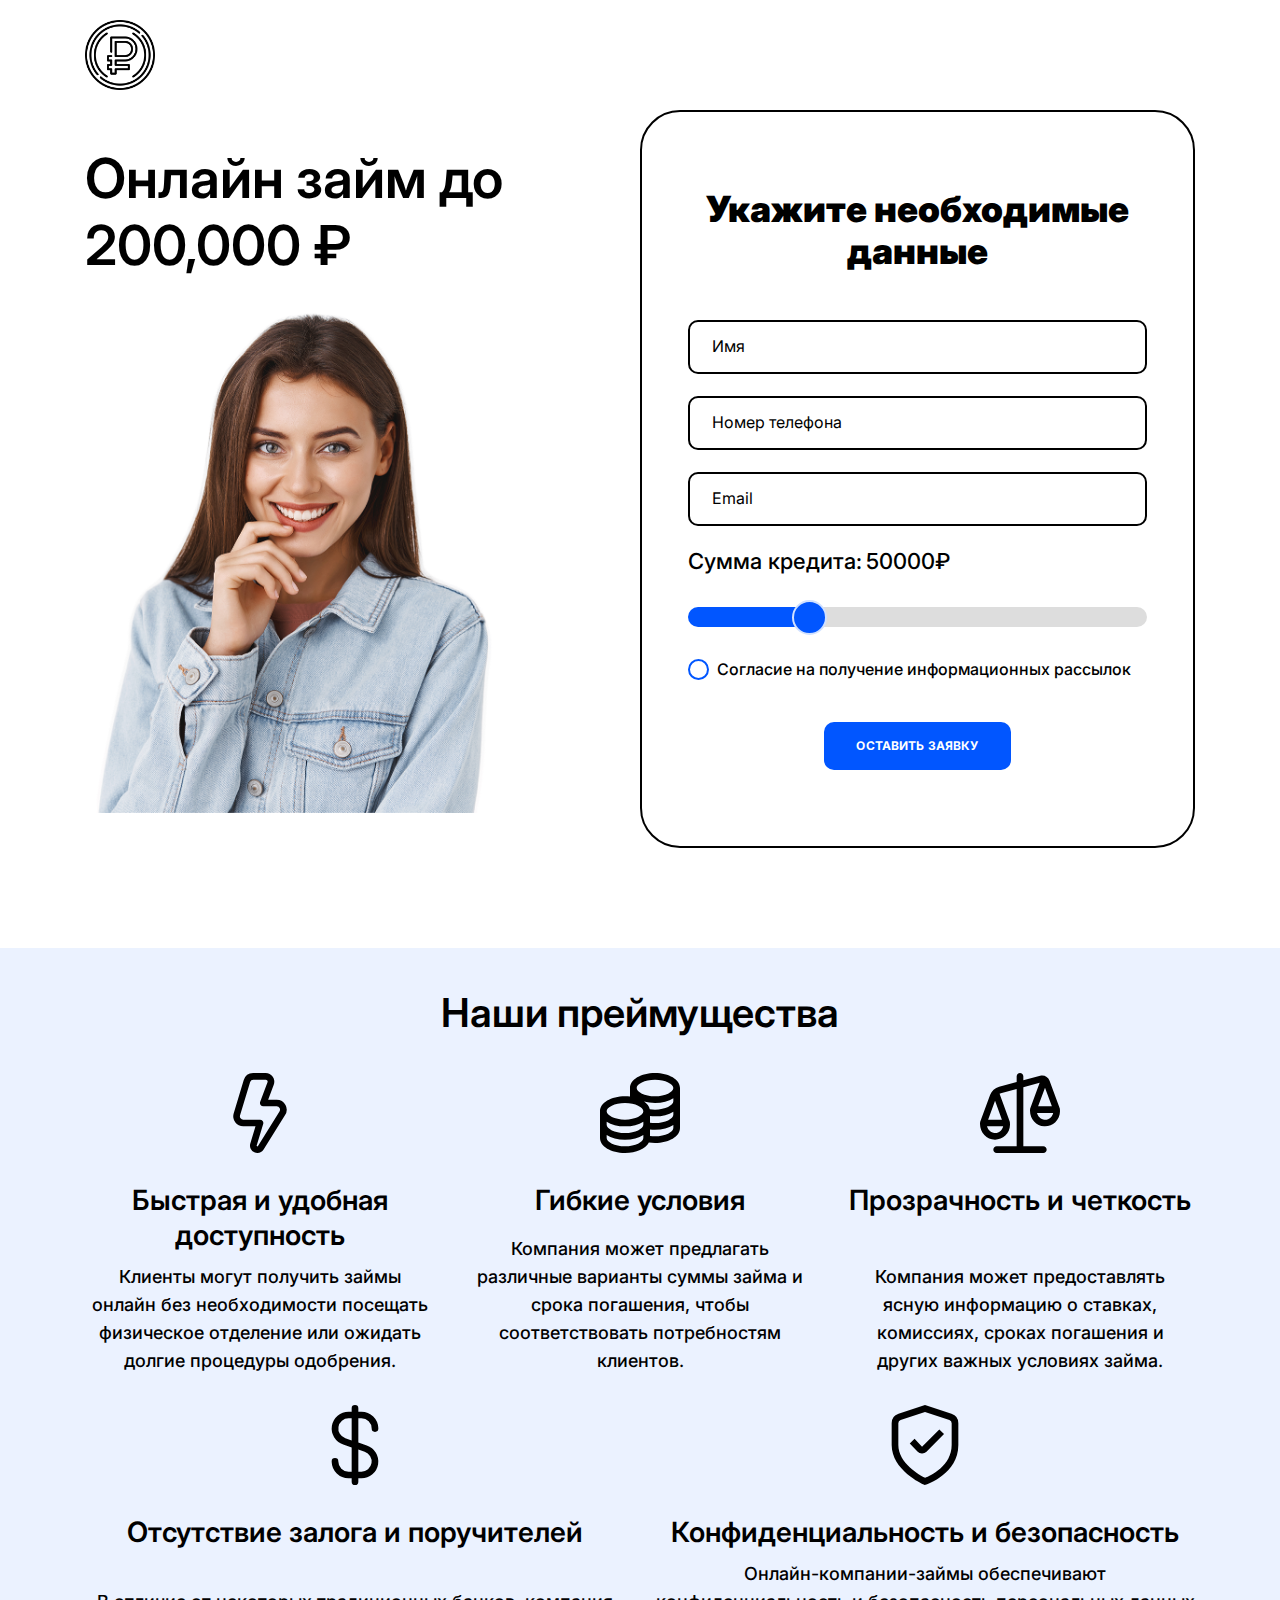
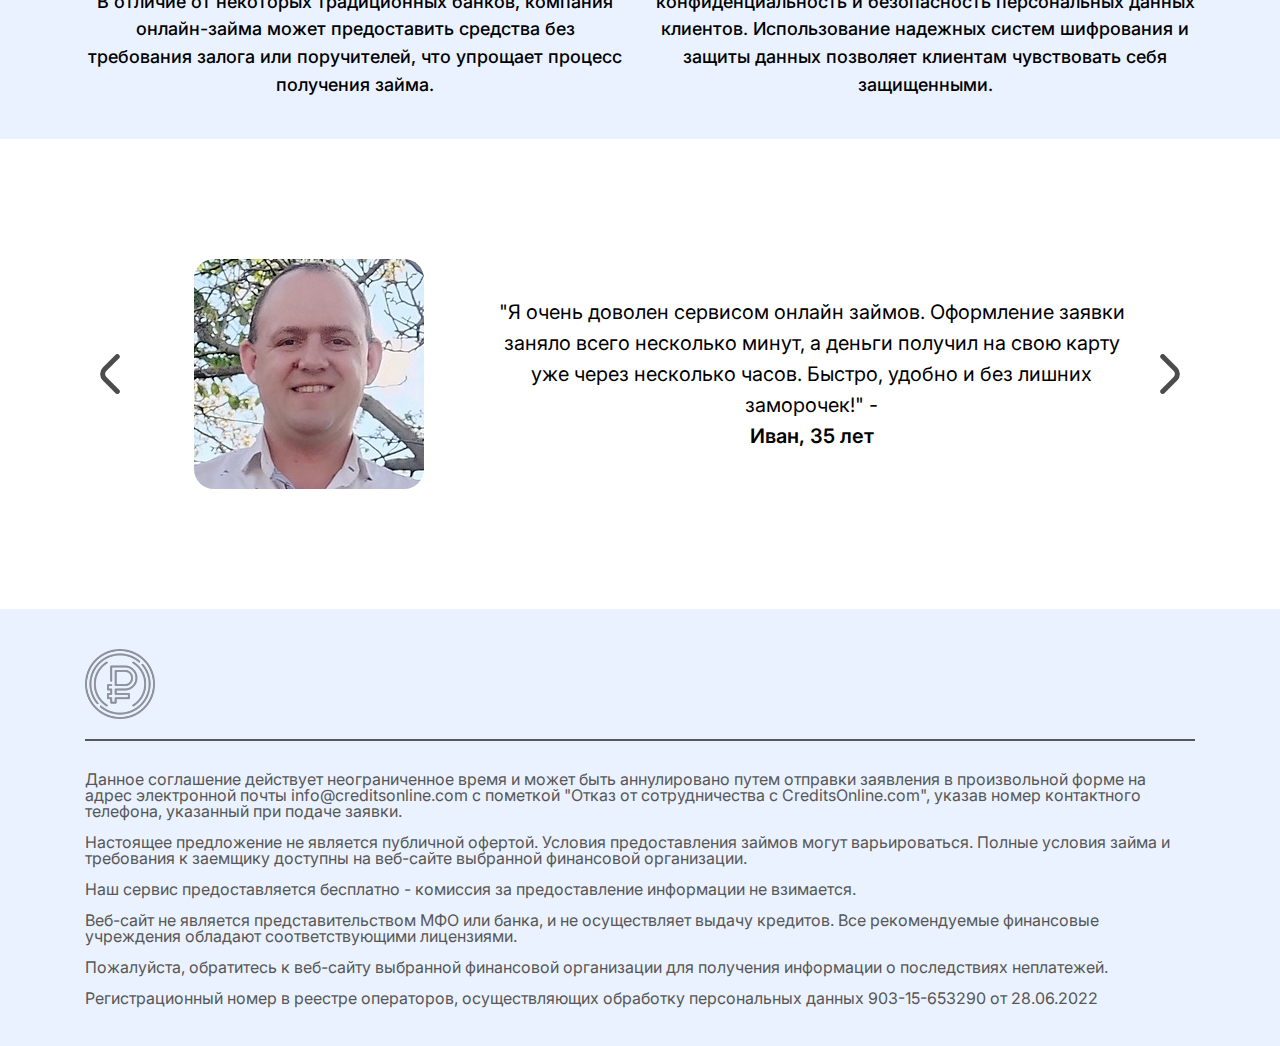
<file: index.html>
<!DOCTYPE html>
<html lang="ru">

<head>
	<meta charset="UTF-8">
	<meta http-equiv="X-UA-Compatible" content="IE=edge">
	<link rel="stylesheet" href="css/style.css">
	<meta name="viewport" content="width=device-width, initial-scale=1.0">
	<title>Займ-онлайн</title>
	
</head>

<body>
	<div class="wrapper">
		<main class="main">
			<div class="logo">
				<div class="logo__container">
					<div class="logo__title">
						займ онлайн
					</div>
					<div class="logo__shell">
						<img src="img/free-icon-ruble-1846191.png" alt="" class="logo__img">
					</div>
				</div>
			</div>
			<div class="will-take">
				<div class="will-take__container">
					<div class="will-take__body">
						<h1 class="will-take__title">Онлайн займ до 200,000 ₽</h1>
						<div class="will-take__logo">
							<img src="img/woman.png" alt="" class="will-take__img">
						</div>
					</div>
					<div class="will-take__form">
						<form id="myForm" action="thankyou.html">				  
							<div class="main__registration">
								<div class="main__appointment registration">
									<h3 class="registration__title">Укажите необходимые данные</h3>
									<form class="registration__form form" action="#">
										<div class="form__tems">
											<div class="form__line">
												<input placeholder="Имя" required autocomplete="off" type="text" name="name" data-error="Ошибка"
													value="" class="form__input">
											</div>
											<div class="form__line">
												<input placeholder="Номер телефона" required autocomplete="off" type="number" name="number"
													data-error="Ошибка" value="" class="form__input">
											</div>
											<div class="form__line">
												<input placeholder="Email" required autocomplete="off" type="email" name="name" data-error="Ошибка"
													value="" class="form__input">
											</div>
											<!-- <div class="form__line">
												<input placeholder="Phone Number" required autocomplete="off" type="number" name="number"
													data-error="Ошибка" value="" class="form__input">
											</div> -->
											<div class="form__sum-2">
												<label class="form__sum-label" for="amount">Сумма кредита:</label>
												<output class="form__sum-output" id="amountValue">50000</output>
												<!-- <div class="form__rub"></div> -->
											</div>
											<div class="form__sum">
												<!-- <label class="form__sum-label" for="amount">Сумма кредита:</label> -->
												<input class="form__sum-input" type="range" id="amount" name="amount" min="1000" max="200000" step="100" value="50000">
												<!-- <output class="form__sum-output" id="amountValue">5000</output> -->
											</div>
											<div class="agreement">
												<input id="rate1" autocomplete="off" type="checkbox" name="rate" data-error="Ошибка"
													data-value="" class="agreement__input">
												<label class="agreement__label" for="rate1">Cогласие на получение информационных рассылок</label>
											</div>
											<!-- <div class="form__term">
												<label for="term">Срок кредита (в днях):</label>
												<input type="number" id="term" name="term" min="1" max="30" required>
											</div> -->
										</div>
										<div class="form__block">
											<button type="submit" class="form__button">Оставить заявку</button>
										</div>
									</form>
									<div>
									</div>
								</div>
							</div>
						</form>
					</div>
				</div>

			</div>
			<div class="advantages">
				<div class="advantages__container">
					<div class="advantages__h">
						Наши преймущества
					</div>
					<div class="advantages__items">
						<div class="advantages__item">
							<div class="advantages__logo">
								<img src="img/free-icon-font-bolt-6853834.svg" alt="" class="advantages__img">
							</div>
							<div class="advantages__title">
								Быстрая и удобная доступность
							</div>
							<div class="advantages__text">
								Клиенты могут получить займы онлайн без необходимости посещать физическое отделение или ожидать долгие процедуры одобрения.
							</div>
						</div>
						<div class="advantages__item">
							<div class="advantages__logo">
								<img src="img/free-icon-font-coins-7928197.svg" alt="" class="advantages__img">
							</div>
							<div class="advantages__title">
								Гибкие условия
							</div>
							<div class="advantages__text">
								Компания может предлагать различные варианты суммы займа и срока погашения, чтобы соответствовать потребностям клиентов.
							</div>
						</div>
						<div class="advantages__item">
							<div class="advantages__logo">
								<img src="img/free-icon-font-balance-scale-left-7653148.svg" alt="" class="advantages__img">
							</div>
							<div class="advantages__title">
								Прозрачность и четкость
							</div>
							<div class="advantages__text">
								Компания может предоставлять ясную информацию о ставках, комиссиях, сроках погашения и других важных условиях займа.
							</div>
						</div>
						<div class="advantages__item">
							<div class="advantages__logo">
								<img src="img/free-icon-font-dollar-3916696.svg" alt="" class="advantages__img">
							</div>
							<div class="advantages__title">
								Отсутствие залога и поручителей
							</div>
							<div class="advantages__text">
								В отличие от некоторых традиционных банков, компания онлайн-займа может предоставить средства без требования залога или поручителей, что упрощает процесс получения займа.
							</div>
						</div>
						<div class="advantages__item">
							<div class="advantages__logo">
								<img src="img/free-icon-font-shield-check-3917625.svg" alt="" class="advantages__img">
							</div>
							<div class="advantages__title">
								Конфиденциальность и безопасность
							</div>
							<div class="advantages__text">
								Онлайн-компании-займы обеспечивают конфиденциальность и безопасность персональных данных клиентов. Использование надежных систем шифрования и защиты данных позволяет клиентам чувствовать себя защищенными.
							</div>
						</div>
					</div>
				</div>
			</div>
			
			




			
			<div class="carousel__container">
				<div class="carousel">
					<div class="carousel-container">
					  <div class="carousel-item">
						<div class="carousel-item__shell">
							<img src="img/ivan.jpg" alt="" class="carousel-item__img">
						</div>
						<div class="carousel-item__text">
							"Я очень доволен сервисом онлайн займов. Оформление заявки заняло всего несколько минут, а деньги получил на свою карту уже через несколько часов. Быстро, удобно и без лишних заморочек!" - <br><span class="carousel-item__span">Иван, 35 лет</span>
						</div>
					  </div>
					  <div class="carousel-item">
						<div class="carousel-item__shell">
							<img src="img/anna.jpg" alt="" class="carousel-item__img">
						</div>
						<div class="carousel-item__text">
							"Этот сервис стал для меня настоящим спасением в экстренной ситуации. Быстрое одобрение заявки и оперативная выдача средств помогли мне решить финансовые проблемы быстро и без лишнего стресса." - <br><span class="carousel-item__span">Анна, 39 лет</span>
						</div>
					  </div>
					  <div class="carousel-item">
						<div class="carousel-item__shell">
							<img src="img/dmitry.jpg" alt="" class="carousel-item__img">
						</div>
						<div class="carousel-item__text">
							"Я уже несколько раз пользовался услугами онлайн займов и всегда оставался доволен. Прозрачные условия, честные процентные ставки и возможность получить деньги в любое удобное время делают эту компанию лучшим выбором для краткосрочного финансирования." - <br><span class="carousel-item__span">Дмитрий, 42 года</span>
						</div>
					  </div>
					  <div class="carousel-item">
						<div class="carousel-item__shell">
							<img src="img/ekaterina.jpg" alt="" class="carousel-item__img">
						</div>
						<div class="carousel-item__text">
							"Приятно удивлена скоростью и простотой оформления займа. Никаких бумажных документов и очередей. Все можно сделать онлайн, даже не выходя из дома. Рекомендую!" - <br><span class="carousel-item__span">Екатерина, 31 год</span>
						</div>
					  </div>
					  <div class="carousel-item">
						<div class="carousel-item__shell">
							<img src="img/mihail.jpg" alt="" class="carousel-item__img">
						</div>
						<div class="carousel-item__text">
							"Сервис онлайн займов - настоящий выход в сложной финансовой ситуации. Я получил нужную сумму быстро и без лишних вопросов. Команда поддержки также оказалась очень отзывчивой и готовой помочь в любое время." - <br><span class="carousel-item__span">Михаил, 37 лет</span>
						</div>
					  </div>
					  <div class="carousel-item">
						<div class="carousel-item__shell">
							<img src="img/natalya.jpg" alt="" class="carousel-item__img">
						</div>
						<div class="carousel-item__text">"Я часто пользуюсь услугами онлайн займов и могу сказать, что данная компания - одна из лучших на рынке. Простая процедура оформления, доступные процентные ставки и гибкие условия погашения делают их услуги идеальными для тех, кто ищет надежный и удобный способ получить деньги." - <br><span class="carousel-item__span">Наталья, 45 лет</span>
						</div>
					  </div>
					</div>
					<div class="carousel-nav">
					  <button class="carousel-prev-button">
						<img class="carousel-prev-button__left" src="img/free-icon-font-angle-left-3916954.svg" alt="Previous">
					  </button>
					  <button class="carousel-next-button">
						<img class="carousel-prev-button__right" src="img/free-icon-font-angle-right-3916949.svg" alt="Next">
					  </button>
					</div>
				</div>
			</div>
			  
			  
			  
			  
			  
			  
		</main>
		<footer class="footer">
			<div class="footer__container">
				<div class="footer__shell">
					<img src="img/free-icon-ruble-1846191.png" alt="" class="footer__img">
				</div>
				<p class="footer__paragraph-1">Данное соглашение действует неограниченное время и может быть аннулировано путем отправки заявления в произвольной форме на адрес электронной почты info@creditsonline.com с пометкой "Отказ от сотрудничества с CreditsOnline.com", указав номер контактного телефона, указанный при подаче заявки.</p>
				<p class="footer__paragraph">Настоящее предложение не является публичной офертой. Условия предоставления займов могут варьироваться. Полные условия займа и требования к заемщику доступны на веб-сайте выбранной финансовой организации.</p>
				<p class="footer__paragraph">Наш сервис предоставляется бесплатно - комиссия за предоставление информации не взимается.</p>
				<p class="footer__paragraph">Веб-сайт не является представительством МФО или банка, и не осуществляет выдачу кредитов. Все рекомендуемые финансовые учреждения обладают соответствующими лицензиями.</p>
				<p class="footer__paragraph">Пожалуйста, обратитесь к веб-сайту выбранной финансовой организации для получения информации о последствиях неплатежей.</p>
				<p class="footer__paragraph">Регистрационный номер в реестре операторов, осуществляющих обработку персональных данных 903-15-653290 от 28.06.2022</p>
			</div>
		</footer>
	</div>
</body>
<script src="script.js"></script>
</html>
</file>
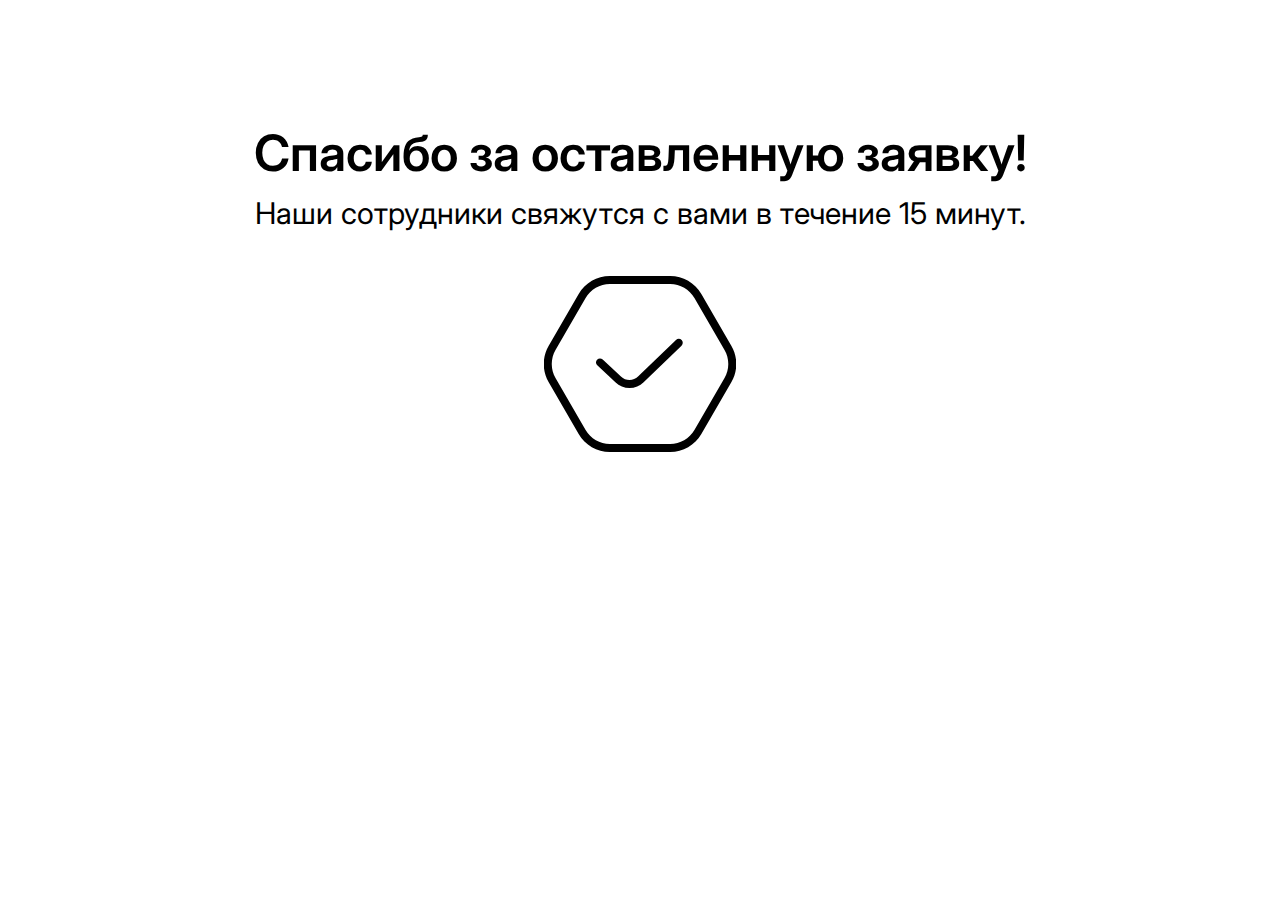
<file: thankyou.html>
<!DOCTYPE html>
<html lang="ru">

<head>
	<meta charset="UTF-8">
	<meta http-equiv="X-UA-Compatible" content="IE=edge">
	<link rel="stylesheet" href="css/style.css">
	<meta name="viewport" content="width=device-width, initial-scale=1.0">
	<title>Займ-онлайн</title>
	
</head>

<body>
    <div class="wrapper">
        <div class="main">
            <div class="thank-you">
                <div class="thank-you__container">
                    <div class="thank-you__title">Спасибо за оставленную заявку!</div>
                    <div class="thank-you__text">Наши сотрудники свяжутся с вами в течение 15 минут.</div>
                </div>
                <div class="thank-you__logo">
                    <img src="img/free-icon-font-hexagon-check-10741601.svg" alt="" class="thank-you__img">
                </div>
            </div>
        </div>
    </div>
</body>
</file>
<file: css/style.css>
@charset "UTF-8";
/* 
&display=swap
&subset=cyrillic-ext 
*/
@import url("https://fonts.googleapis.com/css2?family=Inter:wght@400;500;600;700&display=swap");
/* ОБНУЛЕНИЕ СТИЛЕЙ */
*,
*::before,
*::after {
  margin: 0;
  padding: 0;
  border: 0;
  -webkit-box-sizing: border-box;
          box-sizing: border-box;
}

li {
  list-style: none;
}

a,
a:visited {
  text-decoration: none;
}

a:hover {
  text-decoration: none;
}

h1,
h2,
h3,
h4,
h5,
h6 {
  font-weight: inherit;
  font-size: inherit;
}

img {
  vertical-align: top;
}

html,
body {
  height: 100%;
}

html {
  /* по умолчанию */
  /* font-size: 16px;  */
}

body {
  line-height: 1;
  color: #000000;
  background-color: #ffffff;
  font-family: "Inter";
}

.wrapper {
  min-height: 100%;
  overflow: hidden;
  display: -webkit-box;
  display: -ms-flexbox;
  display: flex;
  -webkit-box-orient: vertical;
  -webkit-box-direction: normal;
      -ms-flex-direction: column;
          flex-direction: column;
}

/* ------------------------------ */
/* ------------------------------ */
.main {
  -webkit-box-flex: 1;
      -ms-flex-positive: 1;
          flex-grow: 1;
}

._ibg {
  position: relative;
}
._ibg img {
  -o-object-fit: cover;
     object-fit: cover;
  position: absolute;
  width: 100%;
  height: 100%;
  top: 0;
  left: 0;
}

/* Условные ПК, ноуты и телевизоры */
/* 1050 из макета (контейнер + отступы) */
/* Условные планшеты */
/* Условные мобилки */
[class*=__container] {
  max-width: 1140px;
  margin: 0px auto;
  padding: 0px 15px;
}

/* №1 */
@media (max-width: 1140px) {
  [class*=__container] {
    max-width: 970px;
  }
}
/* №2 */
@media (max-width: 991.98px) {
  [class*=__container] {
    max-width: 750px;
  }
}
/* №3 */
@media (max-width: 767.98px) {
  [class*=__container] {
    max-width: none;
  }
}
.logo {
  padding: 20px 0px 0px 0px;
}
.logo__title {
  font-size: 40px;
  font-weight: 900;
  text-transform: uppercase;
  display: none;
}
.logo__shell {
  width: 70px;
}
.logo__img {
  width: 100%;
}

.will-take {
  padding: 20px 0px 0px 0px;
  margin-bottom: 100px;
}
@media (max-width: 767.98px) {
  .will-take {
    padding: 20px 0px 0px 0px;
    margin-bottom: 50px;
  }
}
.will-take__container {
  display: -webkit-box;
  display: -ms-flexbox;
  display: flex;
  -ms-flex-wrap: wrap;
      flex-wrap: wrap;
  -webkit-box-align: center;
      -ms-flex-align: center;
          align-items: center;
  row-gap: 30px;
}
.will-take__body {
  -webkit-box-flex: 0;
      -ms-flex: 0 0 50%;
          flex: 0 0 50%;
}
@media (max-width: 991.98px) {
  .will-take__body {
    -webkit-box-flex: 0;
        -ms-flex: 0 0 100%;
            flex: 0 0 100%;
  }
}
.will-take__title {
  margin-bottom: 30px;
  font-weight: 600;
  font-size: 55px;
  line-height: 67px;
  padding: 0px 15px 0px 0px;
}
@media (max-width: 991.98px) {
  .will-take__title {
    margin-bottom: 0;
    font-size: 46px;
    line-height: 50px;
    text-align: center;
  }
}
@media (max-width: 767.98px) {
  .will-take__title {
    font-size: 36px;
    line-height: 44px;
    text-align: center;
  }
}
.will-take__logo {
  -webkit-box-flex: 0;
      -ms-flex: 0 0 50%;
          flex: 0 0 50%;
  display: -webkit-box;
  display: -ms-flexbox;
  display: flex;
}
.will-take__img {
  width: 75%;
}
@media (max-width: 767.98px) {
  .will-take__img {
    display: none;
  }
}
.will-take__form {
  -webkit-box-flex: 0;
      -ms-flex: 0 0 50%;
          flex: 0 0 50%;
}
@media (max-width: 991.98px) {
  .will-take__form {
    -webkit-box-flex: 0;
        -ms-flex: 0 0 100%;
            flex: 0 0 100%;
  }
}
.main__registration {
  display: -webkit-box;
  display: -ms-flexbox;
  display: flex;
}
.main__appointment {
  background-color: #ffffff;
  border-radius: 40px;
  border: 2px solid #000;
}

.registration {
  display: -webkit-box;
  display: -ms-flexbox;
  display: flex;
  -webkit-box-orient: vertical;
  -webkit-box-direction: normal;
      -ms-flex-direction: column;
          flex-direction: column;
  -webkit-box-align: center;
      -ms-flex-align: center;
          align-items: center;
  padding: 76px 46px;
}
@media (max-width: 767.98px) {
  .registration {
    padding: 30px 15px;
  }
}
.registration__title {
  font-weight: 900;
  font-size: 36px;
  line-height: 42px;
  /* identical to box height, or 117% */
  text-align: center;
  margin: 0px 0px 48px 0px;
}
@media (max-width: 767.98px) {
  .registration__title {
    font-size: 26px;
    line-height: 30px;
    margin: 0px 0px 20px 0px;
  }
}
.form__tems {
  display: -webkit-box;
  display: -ms-flexbox;
  display: flex;
  -webkit-box-orient: horizontal;
  -webkit-box-direction: normal;
      -ms-flex-direction: row;
          flex-direction: row;
  -ms-flex-wrap: wrap;
      flex-wrap: wrap;
  margin: 0 -11px;
  row-gap: 22px;
}
.form__line {
  -webkit-box-flex: 1;
      -ms-flex: 1 1 100%;
          flex: 1 1 100%;
  padding: 0 11px;
}
.form__input {
  color: #000000;
  font-weight: 400;
  font-size: 16px;
  line-height: 24px;
  padding: 16px 22px;
  width: 100%;
  height: 100%;
  border-radius: 10px;
  background-color: #ffffff;
  position: relative;
  border: 2px solid #000;
}
.form__input:focus {
  outline: none;
}
.form__input::-webkit-input-placeholder {
  -webkit-transition: all 0.2s ease 0s;
  transition: all 0.2s ease 0s;
  -webkit-transform: translate(0, 0px);
          transform: translate(0, 0px);
  -webkit-transition: all 0.3s ease 0s;
  transition: all 0.3s ease 0s;
  font-family: "Inter";
  font-weight: 400;
  font-size: 16px;
  line-height: 24px;
  color: #000000;
}
.form__input::-moz-placeholder {
  -moz-transition: all 0.2s ease 0s;
  transition: all 0.2s ease 0s;
  transform: translate(0, 0px);
  -moz-transition: all 0.3s ease 0s;
  transition: all 0.3s ease 0s;
  font-family: "Inter";
  font-weight: 400;
  font-size: 16px;
  line-height: 24px;
  color: #000000;
}
.form__input:-ms-input-placeholder {
  -ms-transition: all 0.2s ease 0s;
  transition: all 0.2s ease 0s;
  -ms-transform: translate(0, 0px);
      transform: translate(0, 0px);
  -ms-transition: all 0.3s ease 0s;
  transition: all 0.3s ease 0s;
  font-family: "Inter";
  font-weight: 400;
  font-size: 16px;
  line-height: 24px;
  color: #000000;
}
.form__input::-ms-input-placeholder {
  -ms-transition: all 0.2s ease 0s;
  transition: all 0.2s ease 0s;
  -ms-transform: translate(0, 0px);
      transform: translate(0, 0px);
  -ms-transition: all 0.3s ease 0s;
  transition: all 0.3s ease 0s;
  font-family: "Inter";
  font-weight: 400;
  font-size: 16px;
  line-height: 24px;
  color: #000000;
}
.form__input::placeholder {
  -webkit-transition: all 0.2s ease 0s;
  -o-transition: all 0.2s ease 0s;
  transition: all 0.2s ease 0s;
  -webkit-transform: translate(0, 0px);
      -ms-transform: translate(0, 0px);
          transform: translate(0, 0px);
  -webkit-transition: all 0.3s ease 0s;
  -o-transition: all 0.3s ease 0s;
  transition: all 0.3s ease 0s;
  font-family: "Inter";
  font-weight: 400;
  font-size: 16px;
  line-height: 24px;
  color: #000000;
}
.form__input:focus::-webkit-input-placeholder {
  opacity: 0;
  -webkit-transform: translate(-100%, 0px);
          transform: translate(-100%, 0px);
}
.form__input:focus::-moz-placeholder {
  opacity: 0;
  transform: translate(-100%, 0px);
}
.form__input:focus:-ms-input-placeholder {
  opacity: 0;
  -ms-transform: translate(-100%, 0px);
      transform: translate(-100%, 0px);
}
.form__input:focus::-ms-input-placeholder {
  opacity: 0;
  -ms-transform: translate(-100%, 0px);
      transform: translate(-100%, 0px);
}
.form__input:focus::placeholder {
  opacity: 0;
  -webkit-transform: translate(-100%, 0px);
      -ms-transform: translate(-100%, 0px);
          transform: translate(-100%, 0px);
}
.form__sum {
  -webkit-box-flex: 0;
      -ms-flex: 0 0 100%;
          flex: 0 0 100%;
  padding: 0 11px;
}
.form__sum-input {
  -webkit-appearance: none;
  width: 100%;
  background: -webkit-gradient(linear, left top, right top, from(#0156FF), color-stop(50%, #0156FF), color-stop(50%, #ddd), to(#ddd));
  background: -o-linear-gradient(left, #0156FF 0%, #0156FF 50%, #ddd 50%, #ddd 100%);
  background: linear-gradient(to right, #0156FF 0%, #0156FF 50%, #ddd 50%, #ddd 100%);
  height: 20px;
  /* transition: background 450ms ease-in; */
  border-radius: 25px;
}
.form__sum-input::-webkit-slider-thumb {
  cursor: pointer;
  -webkit-appearance: none;
          appearance: none;
  height: 35px;
  width: 35px;
  background-color: #0156FF;
  border-radius: 50%;
  border: 2px solid #d1e1ff;
}
.form__sum-input::-moz-range-thumb {
  cursor: pointer;
  -moz-appearance: none;
       appearance: none;
  height: 35px;
  width: 35px;
  background-color: #ffffff;
  border-radius: 50%;
  border: 2px solid #ddd;
}
.form__sum-2 {
  -webkit-box-flex: 0;
      -ms-flex: 0 0 100%;
          flex: 0 0 100%;
  padding: 0 11px;
  position: relative;
  margin-bottom: 10px;
}
.form__sum-label {
  font-weight: 500;
  font-size: 22px;
  line-height: 27px;
}
.form__sum-output {
  font-weight: 500;
  font-size: 22px;
  line-height: 27px;
}
.form__sum-output::after {
  position: absolute;
  content: "₽";
}
.form__term {
  padding: 0 11px;
  margin-bottom: 30px;
}
.form__button {
  cursor: pointer;
  font-family: "Inter";
  font-weight: 700;
  font-size: 12px;
  line-height: 48px;
  /* or 200% */
  display: -webkit-box;
  display: -ms-flexbox;
  display: flex;
  -webkit-box-align: center;
      -ms-flex-align: center;
          align-items: center;
  text-align: center;
  letter-spacing: 0.15px;
  text-transform: uppercase;
  /* /Neutral/White */
  padding: 0 32px;
  color: #FFFFFF;
  background-color: #0156FF;
  border-radius: 10px;
  -webkit-transition: all 0.2s ease 0s;
  -o-transition: all 0.2s ease 0s;
  transition: all 0.2s ease 0s;
}
.form__button:hover {
  background-color: #0042c5;
}

.agreement {
  padding: 0 11px;
  position: relative;
  margin-bottom: 40px;
}
.agreement__input {
  position: absolute;
  top: 0;
  left: 0;
  opacity: 0;
}
.agreement__label {
  display: -webkit-box;
  display: -ms-flexbox;
  display: flex;
  -webkit-column-gap: 8px;
     -moz-column-gap: 8px;
          column-gap: 8px;
  font-weight: 500;
  margin-top: 10px;
}
.agreement__label::before {
  position: relative;
  top: -2px;
  -webkit-box-flex: 0;
      -ms-flex: 0 0 21px;
          flex: 0 0 21px;
  width: 21px;
  height: 21px;
  content: "";
  background-color: #ffffff;
  border-radius: 50%;
  border: 2px solid #0156FF;
}
.agreement__label::after {
  -webkit-transition: all 0.3s ease 0s;
  -o-transition: all 0.3s ease 0s;
  transition: all 0.3s ease 0s;
  position: absolute;
  top: 12px;
  left: 15px;
  width: 13px;
  height: 13px;
  content: "";
  background-color: #0156FF;
  border-radius: 50%;
  -webkit-transform: scale(0);
      -ms-transform: scale(0);
          transform: scale(0);
}
.agreement__input:checked + .agreement__label::after {
  -webkit-transform: scale(1);
      -ms-transform: scale(1);
          transform: scale(1);
}

.advantages {
  background-color: #ebf2ff;
  padding: 40px 0;
  margin-bottom: 100px;
}
@media (max-width: 767.98px) {
  .advantages {
    margin-bottom: 50px;
  }
}
.advantages__h {
  text-align: center;
  font-weight: 600;
  font-size: 40px;
  line-height: 50px;
  margin-bottom: 35px;
}
@media (max-width: 767.98px) {
  .advantages__h {
    font-size: 35px;
    line-height: 40px;
  }
}
.advantages__items {
  display: -webkit-box;
  display: -ms-flexbox;
  display: flex;
  margin: 0 -15px;
  -ms-flex-wrap: wrap;
      flex-wrap: wrap;
  row-gap: 30px;
}
.advantages__item {
  -webkit-box-flex: 1;
      -ms-flex: 1 0 33.333%;
          flex: 1 0 33.333%;
  padding: 0 15px;
  display: -webkit-box;
  display: -ms-flexbox;
  display: flex;
  -webkit-box-orient: vertical;
  -webkit-box-direction: normal;
      -ms-flex-direction: column;
          flex-direction: column;
  -webkit-box-align: center;
      -ms-flex-align: center;
          align-items: center;
  text-align: center;
  min-width: 320px;
}
.advantages__logo {
  width: 80px;
  margin-bottom: 30px;
}
.advantages__img {
  width: 100%;
}
.advantages__title {
  -webkit-box-flex: 1;
      -ms-flex-positive: 1;
          flex-grow: 1;
  font-weight: 600;
  font-size: 28px;
  line-height: 35px;
  margin-bottom: 10px;
}
@media (max-width: 767.98px) {
  .advantages__title {
    font-size: 24px;
    line-height: 30px;
  }
}
.advantages__text {
  font-weight: 500;
  font-size: 18px;
  line-height: 155%;
}
@media (max-width: 767.98px) {
  .advantages__text {
    font-size: 16px;
    line-height: 20px;
  }
}

.carousel__container {
  margin-bottom: 100px;
}
@media (max-width: 767.98px) {
  .carousel__container {
    margin-bottom: 50px;
  }
}

.carousel {
  position: relative;
  overflow: hidden;
}
.carousel .carousel-container {
  display: -webkit-box;
  display: -ms-flexbox;
  display: flex;
  width: 600%;
  -webkit-transition: -webkit-transform 0.5s ease-in-out;
  transition: -webkit-transform 0.5s ease-in-out;
  -o-transition: transform 0.5s ease-in-out;
  transition: transform 0.5s ease-in-out;
  transition: transform 0.5s ease-in-out, -webkit-transform 0.5s ease-in-out;
}
.carousel .carousel-container .carousel-item {
  -webkit-box-flex: 1;
      -ms-flex: 1 0 16.6666%;
          flex: 1 0 16.6666%;
  text-align: center;
  padding: 20px 60px;
  display: -webkit-box;
  display: -ms-flexbox;
  display: flex;
  -webkit-box-align: center;
      -ms-flex-align: center;
          align-items: center;
}
@media (max-width: 767.98px) {
  .carousel .carousel-container .carousel-item {
    -webkit-box-orient: vertical;
    -webkit-box-direction: normal;
        -ms-flex-direction: column;
            flex-direction: column;
    padding: 10px 50px;
  }
}
.carousel .carousel-container .carousel-item__shell {
  width: 100%;
  display: -webkit-box;
  display: -ms-flexbox;
  display: flex;
  -webkit-box-pack: center;
      -ms-flex-pack: center;
          justify-content: center;
}
.carousel .carousel-container .carousel-item__img {
  border-radius: 20px;
}
@media (max-width: 767.98px) {
  .carousel .carousel-container .carousel-item__img {
    padding: 0;
    width: 50%;
    display: -webkit-box;
    display: -ms-flexbox;
    display: flex;
    -ms-flex-item-align: center;
        align-self: center;
    margin-bottom: 15px;
  }
}
.carousel .carousel-container .carousel-item__text {
  font-weight: 400;
  font-size: 20px;
  line-height: 155%;
  padding: 0px 0px 0px 15px;
}
@media (max-width: 767.98px) {
  .carousel .carousel-container .carousel-item__text {
    padding: 0;
    font-size: 14px;
  }
}
.carousel .carousel-container .carousel-item__span {
  font-weight: 600;
}
.carousel .carousel-nav {
  position: absolute;
  top: 50%;
  -webkit-transform: translateY(-50%);
      -ms-transform: translateY(-50%);
          transform: translateY(-50%);
  width: 100%;
  display: -webkit-box;
  display: -ms-flexbox;
  display: flex;
  -webkit-box-pack: justify;
      -ms-flex-pack: justify;
          justify-content: space-between;
  -webkit-box-align: center;
      -ms-flex-align: center;
          align-items: center;
}
.carousel .carousel-prev-button,
.carousel .carousel-next-button {
  background: none;
  border: none;
  cursor: pointer;
  padding: 5px;
}
.carousel .carousel-prev-button img,
.carousel .carousel-next-button img {
  max-width: 100%;
  max-height: 100%;
}

.carousel-prev-button__left {
  width: 40px;
  opacity: 0.7;
}
.carousel-prev-button__right {
  width: 40px;
  opacity: 0.7;
}

.thank-you__container {
  display: -webkit-box;
  display: -ms-flexbox;
  display: flex;
  -webkit-box-orient: vertical;
  -webkit-box-direction: normal;
      -ms-flex-direction: column;
          flex-direction: column;
  -webkit-box-align: center;
      -ms-flex-align: center;
          align-items: center;
  margin-top: 10%;
}
.thank-you__title {
  font-size: 50px;
  font-weight: 600;
  margin-bottom: 20px;
}
@media (max-width: 767.98px) {
  .thank-you__title {
    font-size: 35px;
  }
}
.thank-you__text {
  font-size: 30px;
  margin-bottom: 40px;
}
@media (max-width: 767.98px) {
  .thank-you__text {
    font-size: 20px;
  }
}
.thank-you__logo {
  width: 100%;
  display: -webkit-box;
  display: -ms-flexbox;
  display: flex;
  -webkit-box-pack: center;
      -ms-flex-pack: center;
          justify-content: center;
}
.thank-you__img {
  width: 15%;
}
@media (max-width: 767.98px) {
  .thank-you__img {
    width: 40%;
  }
}

.footer {
  background-color: #ebf2ff;
  color: #575757;
  padding: 40px 0 40px 0;
}
.footer__shell {
  width: 70px;
  margin-bottom: 50px;
}
.footer__img {
  width: 100%;
  opacity: 0.4;
}
.footer__img::after {
  content: "";
  display: block;
  height: 2px;
  background-color: #575757;
}
.footer__paragraph-1 {
  margin-bottom: 15px;
}
.footer__paragraph-1::before {
  content: "";
  position: relative;
  top: -30px;
  display: block;
  height: 2px;
  background-color: #575757;
}
.footer__paragraph:not(:last-child) {
  margin: 0px 0px 15px 0px;
}
</file>
